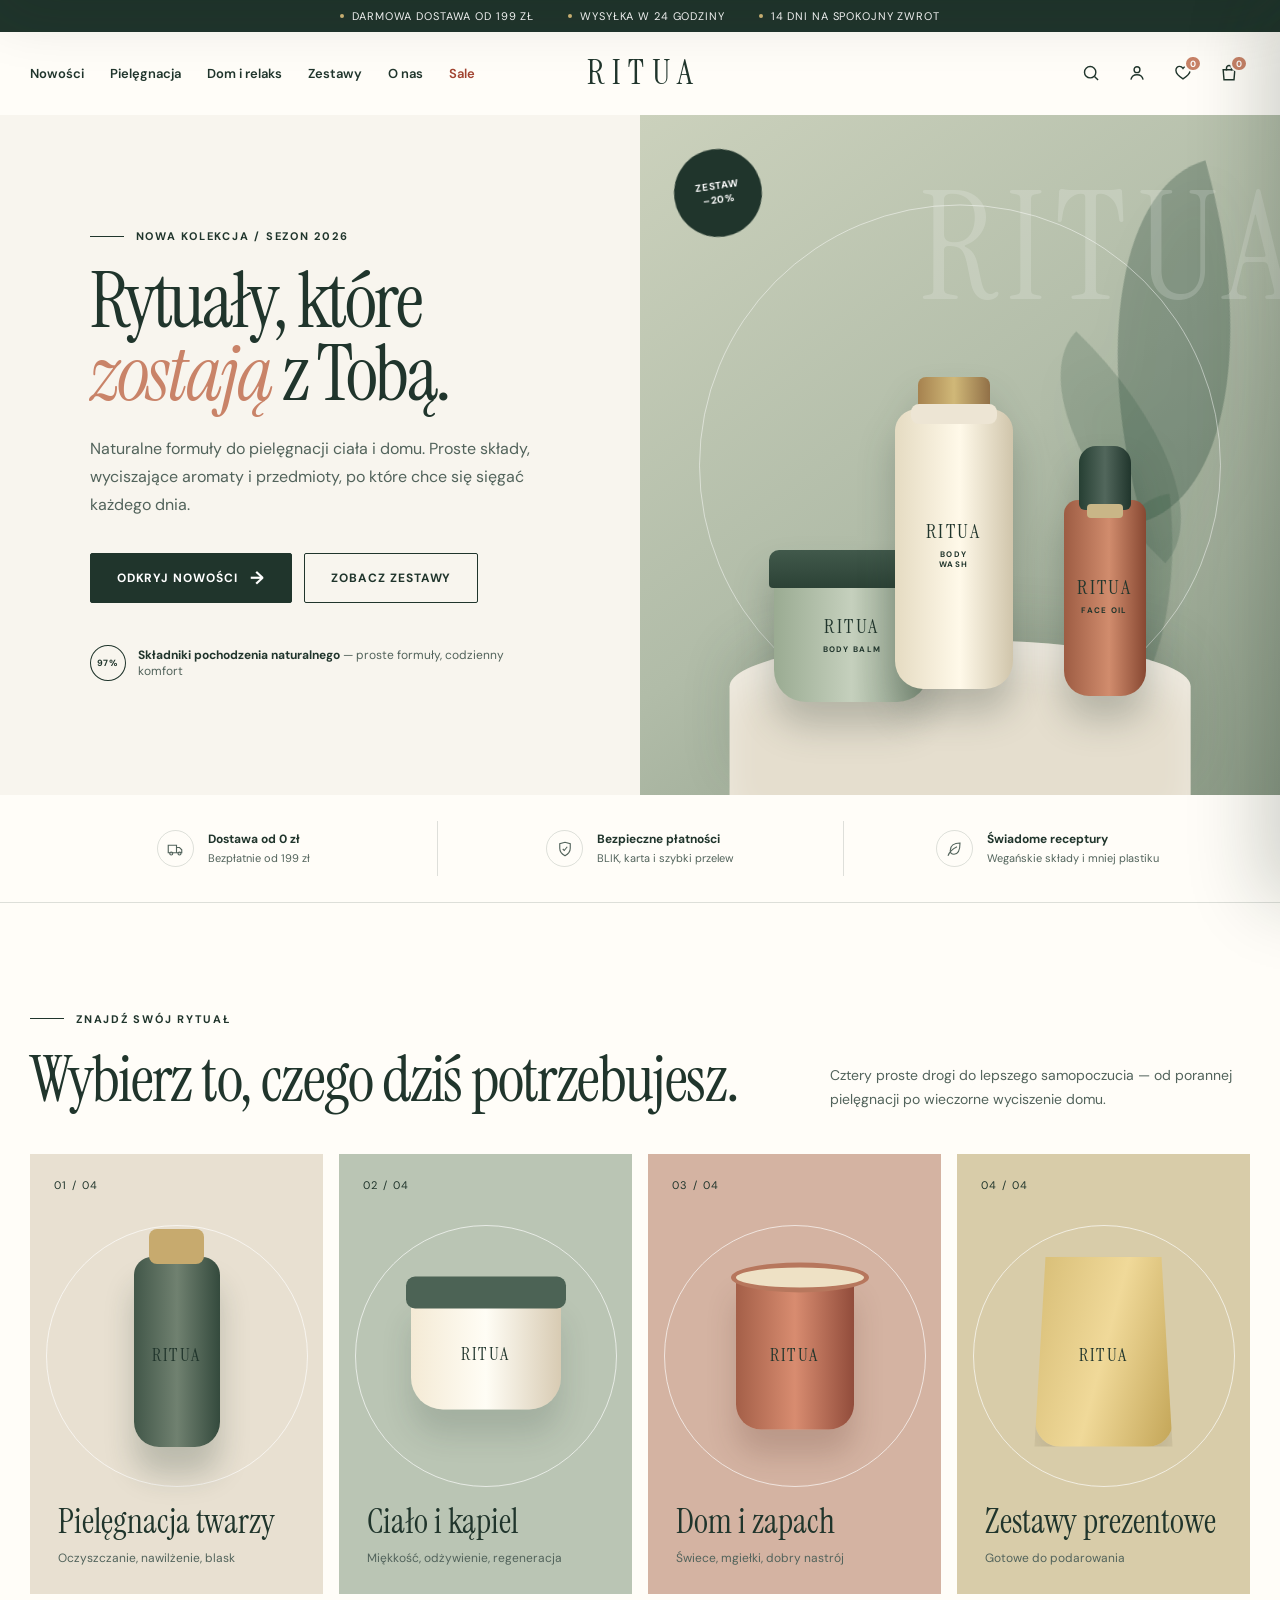
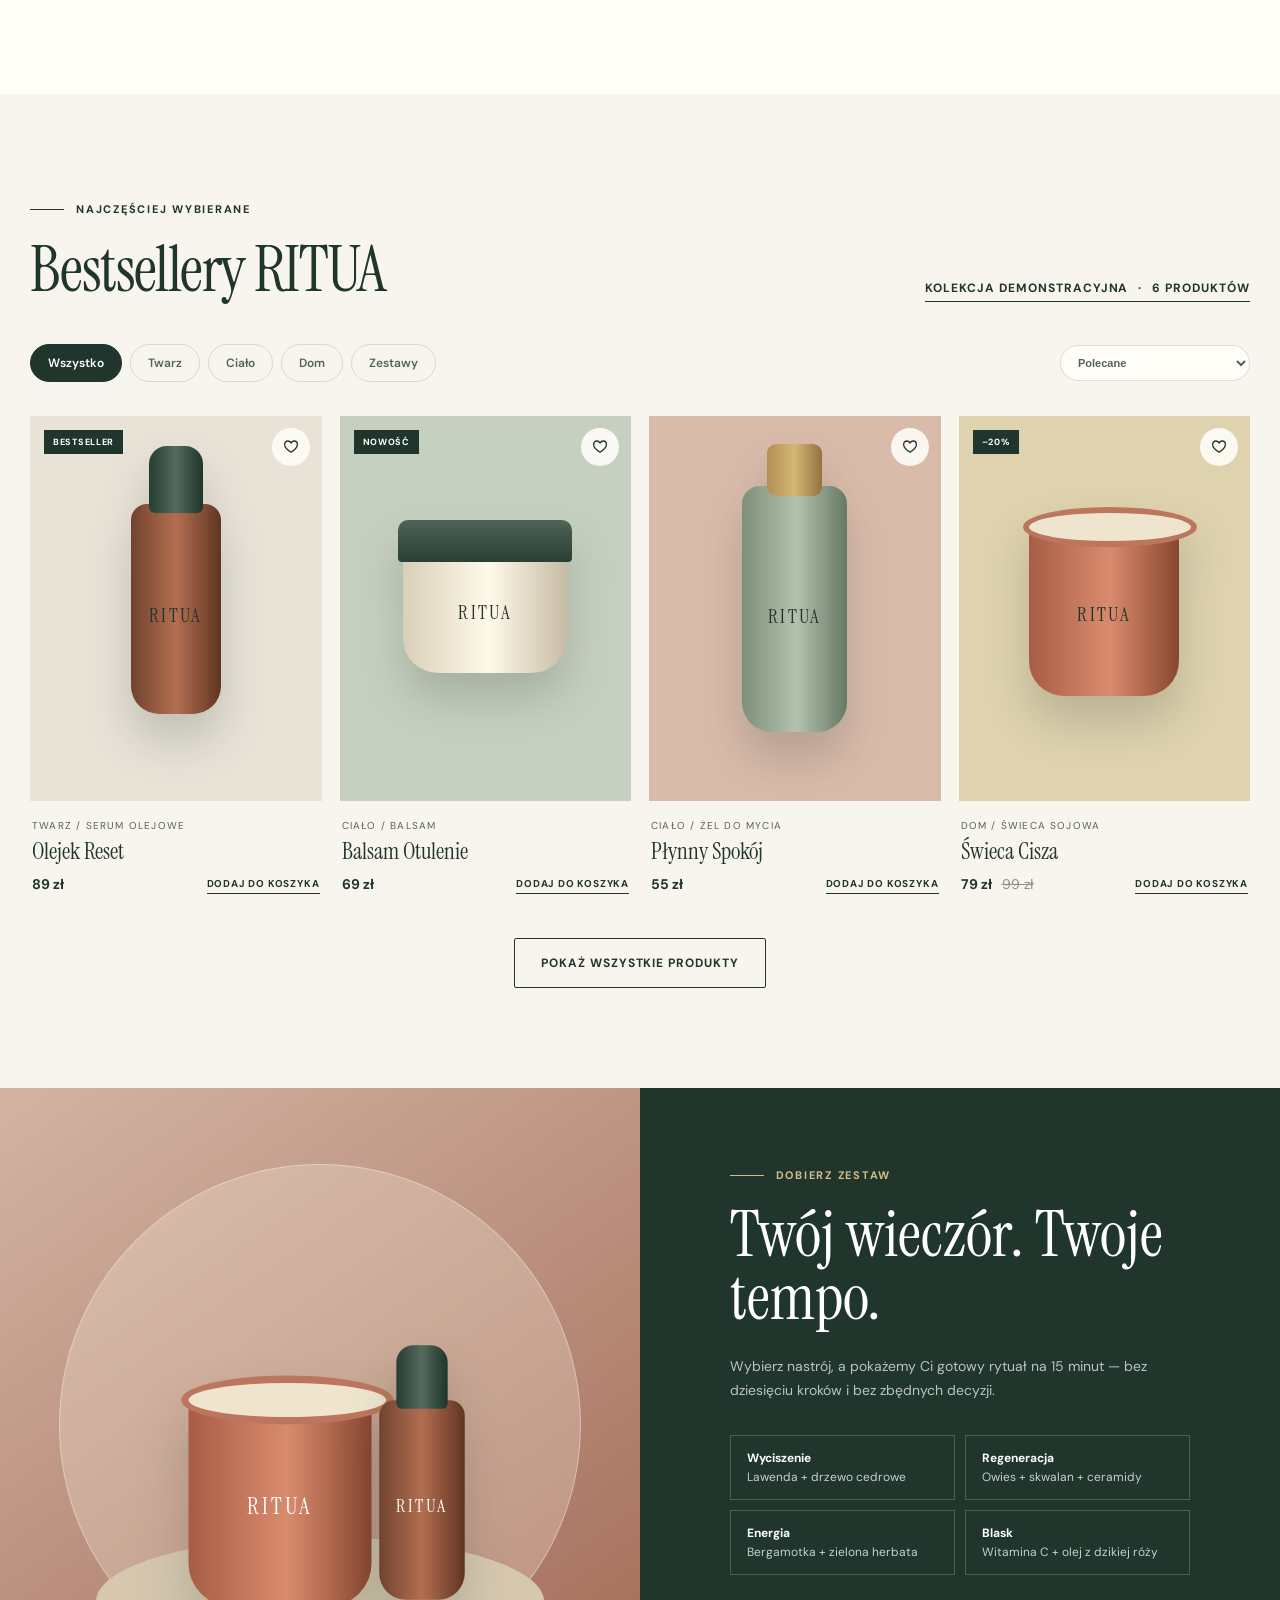
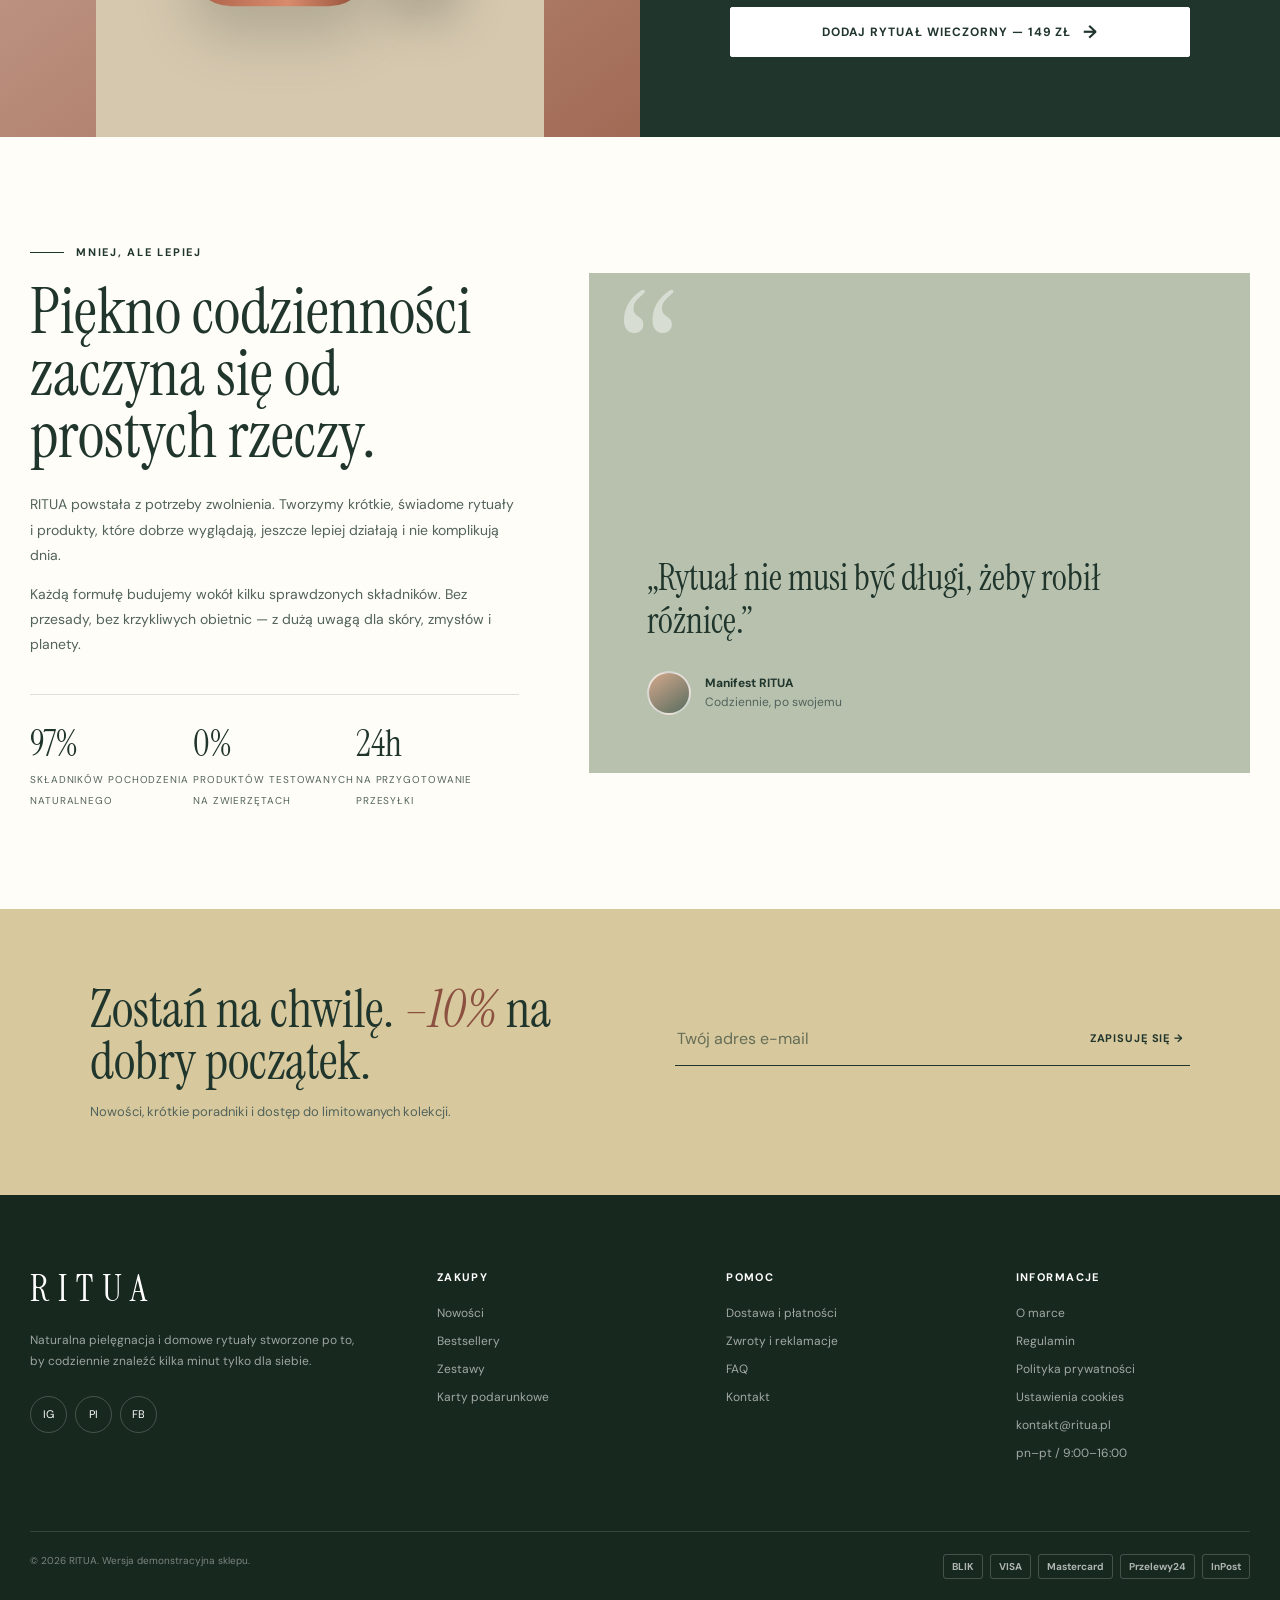
<file: ritua-shoper-demo/index.html>
<!DOCTYPE html>
<html lang="pl">
<head>
  <meta charset="utf-8">
  <meta name="viewport" content="width=device-width, initial-scale=1">
  <meta name="theme-color" content="#20352c">
  <meta name="description" content="RITUA — naturalna pielęgnacja, zapachy i codzienne rytuały dla ciała i domu.">
  <title>RITUA — Naturalna pielęgnacja i domowe rytuały</title>
  <link rel="preconnect" href="https://fonts.googleapis.com">
  <link rel="preconnect" href="https://fonts.gstatic.com" crossorigin>
  <link href="https://fonts.googleapis.com/css2?family=DM+Sans:wght@400;500;600;700&family=Instrument+Serif:ital@0;1&display=swap" rel="stylesheet">
  <style>
    :root {
      --ink: #20352c;
      --ink-soft: #52635b;
      --paper: #f8f5ee;
      --paper-2: #f0eadf;
      --cream: #fffdf8;
      --sage: #aebca5;
      --sage-dark: #71826f;
      --clay: #c98368;
      --gold: #b49659;
      --line: rgba(32, 53, 44, .15);
      --shadow: 0 18px 60px rgba(34, 49, 42, .12);
      --serif: "Instrument Serif", Georgia, serif;
      --sans: "DM Sans", Arial, sans-serif;
    }

    * { box-sizing: border-box; }
    html { scroll-behavior: smooth; }
    body {
      margin: 0;
      color: var(--ink);
      background: var(--cream);
      font-family: var(--sans);
      -webkit-font-smoothing: antialiased;
    }
    body.locked { overflow: hidden; }
    button, input { font: inherit; }
    button, a { -webkit-tap-highlight-color: transparent; }
    button { color: inherit; }
    a { color: inherit; text-decoration: none; }
    img { display: block; max-width: 100%; }
    .sr-only {
      position: absolute; width: 1px; height: 1px; padding: 0; margin: -1px;
      overflow: hidden; clip: rect(0,0,0,0); white-space: nowrap; border: 0;
    }

    .topbar {
      display: flex; justify-content: center; gap: 34px;
      padding: 9px 20px; background: var(--ink); color: #fff;
      font-size: 11px; letter-spacing: .08em; text-transform: uppercase;
    }
    .topbar span { display: inline-flex; align-items: center; gap: 8px; }
    .topbar i { width: 4px; height: 4px; border-radius: 50%; background: #d2b878; }

    .site-header {
      position: sticky; top: 0; z-index: 50;
      background: rgba(255,253,248,.94); border-bottom: 1px solid transparent;
      backdrop-filter: blur(16px); transition: border-color .2s, box-shadow .2s;
    }
    .site-header.scrolled { border-color: var(--line); box-shadow: 0 8px 30px rgba(30,47,39,.06); }
    .header-main {
      max-width: 1320px; height: 82px; margin: auto; padding: 0 30px;
      display: grid; grid-template-columns: 1fr auto 1fr; align-items: center;
    }
    .nav { display: flex; align-items: center; gap: 26px; }
    .nav a { position: relative; font-size: 13px; font-weight: 600; }
    .nav a::after {
      content: ""; position: absolute; left: 0; right: 100%; bottom: -8px;
      height: 1px; background: var(--ink); transition: right .25s ease;
    }
    .nav a:hover::after, .nav a:focus-visible::after { right: 0; }
    .nav .sale { color: #a14330; }
    .logo {
      font-family: var(--serif); font-size: 34px; letter-spacing: .24em;
      line-height: 1; padding-left: .24em;
    }
    .header-actions { display: flex; justify-content: flex-end; align-items: center; gap: 4px; }
    .icon-btn {
      position: relative; width: 42px; height: 42px; border: 0; border-radius: 50%;
      background: transparent; display: grid; place-items: center; cursor: pointer;
      transition: background .2s, transform .2s;
    }
    .icon-btn:hover { background: var(--paper-2); transform: translateY(-1px); }
    .icon-btn svg { width: 20px; height: 20px; fill: none; stroke: currentColor; stroke-width: 1.7; }
    .count-bubble {
      position: absolute; top: 3px; right: 2px; min-width: 17px; height: 17px; padding: 0 4px;
      border-radius: 20px; background: var(--clay); color: white; display: grid; place-items: center;
      border: 2px solid var(--cream); font-size: 9px; font-weight: 700;
    }
    .menu-btn { display: none; }

    .hero {
      min-height: 680px; background: var(--paper); overflow: hidden;
      display: grid; grid-template-columns: minmax(0,1fr) minmax(500px,1fr);
    }
    .hero-copy {
      display: flex; flex-direction: column; justify-content: center;
      padding: 84px clamp(34px, 7vw, 120px); position: relative; z-index: 2;
    }
    .eyebrow {
      display: inline-flex; align-items: center; gap: 12px; margin: 0 0 22px;
      font-size: 11px; font-weight: 700; letter-spacing: .16em; text-transform: uppercase;
    }
    .eyebrow::before { content:""; width: 34px; height: 1px; background: currentColor; }
    h1, h2, h3, p { margin-top: 0; }
    h1 {
      max-width: 650px; margin-bottom: 24px; font-family: var(--serif);
      font-size: clamp(58px, 6.1vw, 92px); line-height: .93; font-weight: 400; letter-spacing: -.035em;
    }
    h1 em { color: var(--clay); font-weight: 400; }
    .hero-copy > p {
      max-width: 520px; margin-bottom: 34px; color: var(--ink-soft);
      font-size: 16px; line-height: 1.75;
    }
    .button-row { display: flex; flex-wrap: wrap; gap: 12px; }
    .btn {
      min-height: 50px; padding: 0 26px; border: 1px solid var(--ink); border-radius: 2px;
      display: inline-flex; align-items: center; justify-content: center; gap: 12px;
      background: var(--ink); color: #fff; font-size: 12px; font-weight: 700;
      letter-spacing: .08em; text-transform: uppercase; cursor: pointer;
      transition: transform .2s, background .2s, color .2s, box-shadow .2s;
    }
    .btn:hover { transform: translateY(-2px); box-shadow: 0 10px 24px rgba(32,53,44,.18); }
    .btn.secondary { background: transparent; color: var(--ink); }
    .btn.secondary:hover { background: var(--ink); color: #fff; }
    .btn.light { background: #fff; color: var(--ink); border-color: #fff; }
    .btn.full { width: 100%; }
    .arrow { font-size: 18px; line-height: 0; }
    .hero-note { margin-top: 42px; display: flex; align-items: center; gap: 12px; font-size: 12px; color: var(--ink-soft); }
    .hero-note strong { color: var(--ink); }
    .quality-mark {
      width: 36px; height: 36px; display:grid; place-items:center; border:1px solid var(--ink);
      border-radius:50%; color:var(--ink); font-size:9px; font-weight:700; letter-spacing:.04em;
    }
    .avatars { display: flex; }
    .avatar {
      width: 28px; height: 28px; margin-left: -7px; border: 2px solid var(--paper);
      border-radius: 50%; background: linear-gradient(145deg, #dbc2ae, #899a83);
    }
    .avatar:first-child { margin-left: 0; background: linear-gradient(145deg, #b9c9b0, #e2c6b5); }
    .avatar:last-child { background: linear-gradient(145deg, #dccf9d, #b78571); }

    .hero-art {
      position: relative; min-height: 680px; isolation: isolate;
      background: linear-gradient(145deg, #cbd1bc 0%, #b1bca8 52%, #8c9b87 100%);
    }
    .hero-art::before {
      content:""; position: absolute; width: 520px; height: 520px; left: 50%; top: 50%;
      transform: translate(-50%,-48%); border: 1px solid rgba(255,255,255,.48); border-radius: 50%;
    }
    .hero-art::after {
      content:"RITUA"; position: absolute; right: -25px; top: 35px;
      color: rgba(255,255,255,.18); font-family: var(--serif); font-size: 150px; letter-spacing: .08em;
    }
    .leaf {
      position: absolute; width: 160px; height: 330px; right: 4%; top: 9%; z-index: -1;
      border-radius: 100% 0 100% 0; background: rgba(43,73,56,.32); transform: rotate(-16deg);
      filter: drop-shadow(0 30px 20px rgba(31,52,40,.13));
    }
    .leaf::before, .leaf::after {
      content:""; position:absolute; width: 105px; height: 225px; border-radius: 100% 0 100% 0;
      background: rgba(53,87,68,.23);
    }
    .leaf::before { right: 108px; top: 140px; transform: rotate(-30deg); }
    .leaf::after { right: 145px; top: 300px; transform: rotate(10deg); }
    .pedestal {
      position: absolute; left: 50%; bottom: 0; width: 72%; height: 155px;
      transform: translateX(-50%); border-radius: 50% 50% 0 0 / 30% 30% 0 0;
      background: #e5dece; box-shadow: inset 0 25px 35px rgba(255,255,255,.35), 0 -20px 50px rgba(45,67,54,.13);
    }
    .pack { position: absolute; z-index: 3; filter: drop-shadow(0 24px 18px rgba(31,46,38,.24)); }
    .pack .label {
      position: absolute; left: 50%; top: 48%; transform: translate(-50%,-50%);
      text-align: center; color: var(--ink); font-size: 8px; letter-spacing: .16em; font-weight: 700;
    }
    .pack .label b { display:block; margin-bottom: 5px; font-family: var(--serif); font-size: 20px; font-weight: 400; letter-spacing: .12em; }
    .hero-bottle {
      width: 118px; height: 280px; left: 49%; bottom: 106px; transform: translateX(-50%);
      border-radius: 22px 22px 28px 28px; background: linear-gradient(90deg,#e5dbc2,#fff9e9 55%,#d0c5ab);
    }
    .hero-bottle::before {
      content:""; position:absolute; width: 72px; height: 38px; left: 23px; top: -32px;
      border-radius: 8px 8px 3px 3px; background: linear-gradient(90deg,#a6824f,#d0b878,#917047);
    }
    .hero-bottle::after {
      content:""; position:absolute; width: 86px; height: 20px; left:16px; top:-5px;
      border-radius: 8px; background:#ede5d4;
    }
    .hero-jar {
      width: 155px; height: 132px; left: 21%; bottom: 93px; border-radius: 18px 18px 32px 32px;
      background: linear-gradient(90deg,#9aab92,#c5d0bd 50%,#82947e);
    }
    .hero-jar::before {
      content:""; position:absolute; width:165px; height:38px; left:-5px; top:-20px;
      border-radius:10px 10px 4px 4px; background:linear-gradient(#41594b,#2c4236);
    }
    .hero-dropper {
      width: 82px; height: 196px; right: 21%; bottom: 99px; border-radius: 14px 14px 25px 25px;
      background: linear-gradient(90deg,#9d5c43,#d18c6d 55%,#874832);
    }
    .hero-dropper::before {
      content:""; position:absolute; width:52px; height:64px; left:15px; top:-54px;
      border-radius:17px 17px 6px 6px; background:linear-gradient(90deg,#263f33,#52675c,#20352c);
    }
    .hero-dropper::after {
      content:""; position:absolute; width:36px; height:14px; left:23px; top:4px; border-radius:4px;
      background:#c9b687;
    }
    .offer-tag {
      position:absolute; left: 34px; top: 34px; z-index:4; width:88px; height:88px;
      display:grid; place-items:center; text-align:center; border-radius:50%;
      background:var(--ink); color:white; font-size:10px; font-weight:700; letter-spacing:.09em; line-height:1.4;
      text-transform:uppercase; transform:rotate(-8deg);
    }

    .benefits {
      max-width: 1280px; margin: 0 auto; padding: 26px 30px;
      display: grid; grid-template-columns: repeat(3,1fr); border-bottom: 1px solid var(--line);
    }
    .benefit { display:flex; justify-content:center; align-items:center; gap:14px; min-height:55px; font-size:12px; }
    .benefit + .benefit { border-left:1px solid var(--line); }
    .benefit strong { display:block; margin-bottom:3px; font-size:12px; }
    .benefit span { color:var(--ink-soft); font-size:11px; }
    .benefit-icon { width:37px; height:37px; display:grid; place-items:center; border:1px solid var(--line); border-radius:50%; }
    .benefit-icon svg { width:18px; height:18px; fill:none; stroke:currentColor; stroke-width:1.5; }

    .section { padding: 100px 30px; }
    .section-inner { max-width: 1280px; margin: auto; }
    .section-heading { display:flex; justify-content:space-between; align-items:end; gap:30px; margin-bottom:42px; }
    .section-heading h2 { margin:0; font-family:var(--serif); font-size:clamp(43px,5vw,66px); font-weight:400; letter-spacing:-.025em; line-height:1; }
    .section-heading p { max-width:420px; margin:0; color:var(--ink-soft); line-height:1.7; font-size:14px; }
    .text-link { display:inline-flex; align-items:center; gap:10px; border-bottom:1px solid currentColor; padding-bottom:5px; font-size:12px; font-weight:700; text-transform:uppercase; letter-spacing:.08em; }

    .category-grid { display:grid; grid-template-columns:repeat(4,1fr); gap:16px; }
    .category-card {
      position:relative; min-height:440px; overflow:hidden; padding:28px;
      display:flex; flex-direction:column; justify-content:flex-end; isolation:isolate;
      background:#e8e0d1; transition:transform .35s ease, box-shadow .35s ease;
    }
    .category-card:hover { transform:translateY(-7px); box-shadow:var(--shadow); }
    .category-card:nth-child(2) { background:#bac5b4; }
    .category-card:nth-child(3) { background:#d4b3a2; }
    .category-card:nth-child(4) { background:#d8cca9; }
    .category-card::before {
      content:""; position:absolute; width:260px; height:260px; left:50%; top:46%; transform:translate(-50%,-50%);
      border-radius:50%; border:1px solid rgba(255,255,255,.65); z-index:-1;
    }
    .category-card .number { position:absolute; top:24px; left:24px; font-size:11px; letter-spacing:.12em; }
    .category-card h3 { margin:0 0 6px; font-family:var(--serif); font-size:34px; font-weight:400; }
    .category-card p { margin:0; font-size:12px; color:var(--ink-soft); }
    .category-card .mini-pack { position:absolute; top:45%; left:50%; transform:translate(-50%,-50%); }
    .mini-pack.bottle { width:86px; height:190px; border-radius:18px 18px 25px 25px; background:linear-gradient(90deg,#425749,#708170,#344a3d); box-shadow:0 28px 30px rgba(32,53,44,.22); }
    .mini-pack.bottle::before { content:""; position:absolute; width:55px; height:35px; left:15px; top:-28px; border-radius:8px; background:#c7aa6e; }
    .mini-pack.jar { width:150px; height:115px; border-radius:12px 12px 32px 32px; background:linear-gradient(90deg,#f4ead5,#fffdf5,#d8cbb3); box-shadow:0 25px 30px rgba(32,53,44,.15); }
    .mini-pack.jar::before { content:""; position:absolute; width:160px; height:32px; left:-5px; top:-18px; border-radius:9px; background:#4c6355; }
    .mini-pack.candle { width:118px; height:155px; border-radius:3px 3px 25px 25px; background:linear-gradient(90deg,#a45f48,#d88c70,#914c3b); box-shadow:0 25px 30px rgba(85,46,35,.2); }
    .mini-pack.candle::before { content:""; position:absolute; width:128px; height:20px; left:-5px; top:-12px; border-radius:50%; background:#eee1c5; border:5px solid #b7775d; }
    .mini-pack.pouch { width:138px; height:190px; border-radius:6px 6px 26px 26px; background:linear-gradient(105deg,#d7bd76,#f0d999,#c3a557); clip-path:polygon(8% 0,92% 0,100% 100%,0 100%); box-shadow:0 25px 30px rgba(74,63,32,.18); }
    .mini-pack::after { content:"RITUA"; position:absolute; left:50%; top:52%; transform:translate(-50%,-50%); font-family:var(--serif); font-size:18px; letter-spacing:.12em; color:var(--ink); }

    .products-section { background:var(--paper); }
    .catalog-controls { display:flex; justify-content:space-between; align-items:center; gap:20px; margin-bottom:34px; }
    .filters { display:flex; gap:8px; flex-wrap:wrap; }
    .filter-btn {
      border:1px solid var(--line); background:transparent; border-radius:30px; padding:10px 17px;
      cursor:pointer; color:var(--ink-soft); font-size:12px; font-weight:600; transition:.2s;
    }
    .filter-btn:hover, .filter-btn.active { background:var(--ink); color:#fff; border-color:var(--ink); }
    .sort-select {
      min-width:190px; padding:10px 34px 10px 13px; border:1px solid var(--line); border-radius:30px;
      background:var(--cream); color:var(--ink-soft); cursor:pointer; font-size:11px; font-weight:600;
    }
    .product-grid { display:grid; grid-template-columns:repeat(4,1fr); gap:18px; }
    .product-card { position:relative; min-width:0; }
    .product-media {
      position:relative; min-height:385px; overflow:hidden; background:#e8e2d7; cursor:pointer;
      display:grid; place-items:center;
    }
    .product-media::after {
      content:"Zobacz produkt"; position:absolute; left:16px; right:16px; bottom:16px; height:45px;
      display:grid; place-items:center; background:rgba(255,253,248,.94); color:var(--ink);
      font-size:11px; font-weight:700; letter-spacing:.07em; text-transform:uppercase;
      transform:translateY(72px); transition:transform .28s ease;
    }
    .product-card:hover .product-media::after { transform:translateY(0); }
    .badge { position:absolute; left:14px; top:14px; z-index:3; padding:6px 9px; background:var(--ink); color:#fff; font-size:9px; font-weight:700; letter-spacing:.08em; text-transform:uppercase; }
    .fav-btn {
      position:absolute; right:12px; top:12px; z-index:3; width:38px; height:38px; border:0; border-radius:50%;
      background:rgba(255,253,248,.9); cursor:pointer; display:grid; place-items:center; transition:transform .2s;
    }
    .fav-btn:hover { transform:scale(1.08); }
    .fav-btn svg { width:18px; height:18px; fill:transparent; stroke:var(--ink); stroke-width:1.7; }
    .fav-btn.active svg { fill:var(--clay); stroke:var(--clay); }
    .product-packshot { position:relative; filter:drop-shadow(0 26px 22px rgba(40,54,47,.2)); transition:transform .4s ease; }
    .product-card:hover .product-packshot { transform:translateY(-8px) rotate(-1deg); }
    .product-packshot::after { content:"RITUA"; position:absolute; left:50%; top:53%; transform:translate(-50%,-50%); font-family:var(--serif); font-size:19px; letter-spacing:.13em; }
    .shape-dropper { width:90px; height:210px; border-radius:16px 16px 28px 28px; background:linear-gradient(90deg,#70432f,#b36e50 50%,#603522); }
    .shape-dropper::before { content:""; position:absolute; left:18px; top:-58px; width:54px; height:67px; border-radius:18px 18px 6px 6px; background:linear-gradient(90deg,#263e33,#56695e,#1d352a); }
    .shape-jar { width:164px; height:128px; border-radius:14px 14px 35px 35px; background:linear-gradient(90deg,#d9cfb8,#fff9ea 52%,#c7bba4); }
    .shape-jar::before { content:""; position:absolute; left:-5px; top:-25px; width:174px; height:42px; border-radius:10px 10px 4px 4px; background:linear-gradient(#506458,#293f34); }
    .shape-bottle { width:105px; height:246px; border-radius:18px 18px 30px 30px; background:linear-gradient(90deg,#7d907a,#b4c1af 52%,#657963); }
    .shape-bottle::before { content:""; position:absolute; left:25px; top:-42px; width:55px; height:52px; border-radius:9px; background:linear-gradient(90deg,#b18f55,#d3b775,#947241); }
    .shape-candle { width:150px; height:174px; border-radius:6px 6px 35px 35px; background:linear-gradient(90deg,#a75d45,#d98b6d 54%,#884630); }
    .shape-candle::before { content:""; position:absolute; left:-6px; top:-15px; width:162px; height:28px; border-radius:50%; background:#efe5cf; border:6px solid #bc765d; }
    .product-card:nth-child(2) .product-media { background:#c6d0c0; }
    .product-card:nth-child(3) .product-media { background:#d9bbaa; }
    .product-card:nth-child(4) .product-media { background:#dfd2ae; }
    .product-info { padding:18px 2px 0; }
    .product-type { margin-bottom:7px; color:var(--ink-soft); font-size:10px; text-transform:uppercase; letter-spacing:.12em; }
    .product-name { display:flex; justify-content:space-between; gap:14px; margin-bottom:9px; font-family:var(--serif); font-size:23px; line-height:1.1; }
    .stars { font-size:11px; color:var(--gold); letter-spacing:2px; }
    .review-count { color:var(--ink-soft); font-size:10px; letter-spacing:0; }
    .price-row { display:flex; justify-content:space-between; align-items:center; margin-top:10px; }
    .price { font-size:14px; font-weight:700; }
    .price del { margin-left:7px; color:#8b918d; font-weight:400; }
    .add-btn { border:0; background:transparent; border-bottom:1px solid currentColor; padding:3px 0; cursor:pointer; font-size:10px; font-weight:700; text-transform:uppercase; letter-spacing:.08em; }
    .catalog-more { display:flex; justify-content:center; margin-top:44px; }
    .catalog-more[hidden] { display:none; }

    .ritual-section { padding:0; background:var(--ink); color:#fff; }
    .ritual-grid { display:grid; grid-template-columns:1fr 1fr; min-height:590px; }
    .ritual-art { position:relative; overflow:hidden; background:linear-gradient(145deg,#d3b4a4,#a16a55); }
    .ritual-art::before {
      content:""; position:absolute; width:520px; height:520px; left:50%; top:52%; transform:translate(-50%,-50%);
      border-radius:50%; background:rgba(255,247,232,.25); border:1px solid rgba(255,255,255,.35);
    }
    .ritual-art .stone { position:absolute; left:50%; bottom:-30px; transform:translateX(-50%); width:70%; height:230px; background:#d6c8af; border-radius:50% 50% 0 0 / 28% 28% 0 0; }
    .ritual-art .shape-candle { position:absolute; left:32%; bottom:150px; transform:scale(1.22); }
    .ritual-art .shape-dropper { position:absolute; right:27%; bottom:132px; transform:scale(.95); }
    .ritual-copy { display:flex; flex-direction:column; justify-content:center; padding:80px clamp(42px,7vw,110px); }
    .ritual-copy .eyebrow { color:#d4bd86; }
    .ritual-copy h2 { max-width:560px; margin-bottom:24px; font-family:var(--serif); font-size:clamp(48px,5vw,72px); line-height:.98; font-weight:400; }
    .ritual-copy p { max-width:500px; margin-bottom:32px; color:rgba(255,255,255,.7); line-height:1.75; font-size:14px; }
    .ritual-options { display:grid; grid-template-columns:1fr 1fr; gap:10px; margin:0 0 32px; }
    .ritual-option { padding:14px 16px; border:1px solid rgba(255,255,255,.2); color:rgba(255,255,255,.76); font-size:12px; }
    .ritual-option b { display:block; margin-bottom:3px; color:#fff; }

    .story-grid { display:grid; grid-template-columns:.85fr 1.15fr; gap:70px; align-items:center; }
    .story-copy h2 { margin-bottom:25px; font-family:var(--serif); font-size:clamp(50px,5vw,74px); line-height:.97; font-weight:400; }
    .story-copy p { max-width:520px; color:var(--ink-soft); line-height:1.8; font-size:14px; }
    .story-numbers { display:grid; grid-template-columns:repeat(3,1fr); margin-top:36px; padding-top:25px; border-top:1px solid var(--line); }
    .story-number strong { display:block; font-family:var(--serif); font-size:36px; font-weight:400; }
    .story-number span { color:var(--ink-soft); font-size:10px; text-transform:uppercase; letter-spacing:.09em; }
    .quote-card { position:relative; min-height:500px; padding:58px; display:flex; flex-direction:column; justify-content:flex-end; background:#b7c1ae; overflow:hidden; }
    .quote-card::before { content:"“"; position:absolute; top:8px; left:38px; color:rgba(255,255,255,.45); font-family:var(--serif); font-size:190px; line-height:1; }
    .quote-card blockquote { position:relative; max-width:610px; margin:0 0 28px; font-family:var(--serif); font-size:36px; line-height:1.2; }
    .quote-author { display:flex; align-items:center; gap:14px; font-size:12px; }
    .quote-author .photo { width:44px; height:44px; border-radius:50%; background:linear-gradient(145deg,#d5a98d,#576c5e); border:2px solid rgba(255,255,255,.7); }
    .quote-author strong { display:block; margin-bottom:3px; }
    .quote-author span { color:var(--ink-soft); }

    .newsletter { padding:75px 30px; background:#d7c99d; }
    .newsletter-inner { max-width:1100px; margin:auto; display:grid; grid-template-columns:1fr 1fr; align-items:center; gap:70px; }
    .newsletter h2 { margin:0; font-family:var(--serif); font-size:52px; font-weight:400; line-height:1; }
    .newsletter h2 em { font-weight:400; color:#8b503f; }
    .newsletter p { margin:15px 0 0; font-size:13px; color:var(--ink-soft); }
    .newsletter-form { display:flex; border-bottom:1px solid var(--ink); }
    .newsletter-form input { flex:1; min-width:0; height:54px; border:0; outline:0; background:transparent; color:var(--ink); }
    .newsletter-form input::placeholder { color:rgba(32,53,44,.62); }
    .newsletter-form button { border:0; background:transparent; cursor:pointer; font-size:11px; font-weight:700; letter-spacing:.08em; text-transform:uppercase; }
    .form-note { min-height:18px; margin-top:8px; font-size:11px; }

    footer { background:#17281f; color:#fff; padding:75px 30px 24px; }
    .footer-inner { max-width:1280px; margin:auto; }
    .footer-grid { display:grid; grid-template-columns:1.5fr repeat(3,1fr); gap:55px; padding-bottom:58px; }
    .footer-brand .logo { display:inline-block; padding:0; margin-bottom:23px; font-size:37px; }
    .footer-brand p { max-width:340px; color:rgba(255,255,255,.58); line-height:1.75; font-size:12px; }
    .socials { display:flex; gap:8px; margin-top:24px; }
    .socials a { width:37px; height:37px; display:grid; place-items:center; border:1px solid rgba(255,255,255,.2); border-radius:50%; font-size:11px; transition:.2s; }
    .socials a:hover { background:#fff; color:var(--ink); }
    .footer-col h3 { margin-bottom:21px; font-size:11px; letter-spacing:.13em; text-transform:uppercase; }
    .footer-col a { display:block; margin:12px 0; color:rgba(255,255,255,.6); font-size:12px; transition:color .2s; }
    .footer-col a:hover { color:#fff; }
    .contact-line { display:block; margin:12px 0; color:rgba(255,255,255,.6); font-size:12px; }
    .footer-bottom { display:flex; justify-content:space-between; gap:20px; padding-top:22px; border-top:1px solid rgba(255,255,255,.13); color:rgba(255,255,255,.43); font-size:10px; }
    .payments { display:flex; gap:7px; }
    .payment { padding:5px 8px; border:1px solid rgba(255,255,255,.2); border-radius:3px; color:rgba(255,255,255,.65); font-weight:700; }

    .overlay { position:fixed; inset:0; z-index:80; background:rgba(18,32,25,.48); opacity:0; visibility:hidden; transition:.25s; }
    .overlay.open { opacity:1; visibility:visible; }
    .drawer {
      position:fixed; top:0; right:0; bottom:0; z-index:90; width:min(460px,100%); padding:28px;
      background:var(--cream); transform:translateX(100%); transition:transform .35s cubic-bezier(.22,.75,.25,1);
      display:flex; flex-direction:column; box-shadow:-20px 0 70px rgba(20,34,27,.2);
    }
    .drawer.open { transform:translateX(0); }
    .drawer-head { display:flex; justify-content:space-between; align-items:center; padding-bottom:20px; border-bottom:1px solid var(--line); }
    .drawer-head h2 { margin:0; font-family:var(--serif); font-size:34px; font-weight:400; }
    .close-btn { width:40px; height:40px; border:0; background:transparent; font-size:26px; cursor:pointer; }
    .shipping-progress { padding:18px 0; font-size:11px; color:var(--ink-soft); }
    .progress { height:4px; margin-top:10px; background:#dedbd2; overflow:hidden; }
    .progress span { display:block; height:100%; width:65%; background:var(--sage-dark); transition:width .3s; }
    .cart-items { flex:1; overflow:auto; border-top:1px solid var(--line); }
    .cart-empty { padding:55px 10px; text-align:center; color:var(--ink-soft); }
    .cart-item { display:grid; grid-template-columns:82px 1fr auto; gap:14px; padding:18px 0; border-bottom:1px solid var(--line); }
    .cart-thumb { min-height:95px; display:grid; place-items:center; background:var(--paper-2); overflow:hidden; }
    .cart-thumb .product-packshot { transform:scale(.35); }
    .cart-item h3 { margin:5px 0 6px; font-family:var(--serif); font-size:20px; font-weight:400; }
    .cart-item p { margin:0; color:var(--ink-soft); font-size:10px; }
    .qty { display:flex; align-items:center; width:max-content; margin-top:12px; border:1px solid var(--line); }
    .qty button { width:28px; height:27px; border:0; background:transparent; cursor:pointer; }
    .qty span { width:25px; text-align:center; font-size:11px; }
    .cart-price { font-size:12px; font-weight:700; }
    .remove { margin-top:16px; border:0; background:transparent; color:var(--ink-soft); text-decoration:underline; cursor:pointer; font-size:9px; }
    .cart-foot { padding-top:20px; border-top:1px solid var(--line); }
    .total-row { display:flex; justify-content:space-between; margin-bottom:18px; font-size:13px; }
    .total-row strong { font-size:17px; }
    .cart-foot small { display:block; margin-top:12px; color:var(--ink-soft); text-align:center; line-height:1.5; }

    .search-panel {
      position:fixed; left:0; right:0; top:0; z-index:100; padding:25px 30px 38px;
      background:var(--cream); transform:translateY(-105%); transition:transform .35s cubic-bezier(.22,.75,.25,1);
      box-shadow:0 20px 60px rgba(20,34,27,.16);
    }
    .search-panel.open { transform:translateY(0); }
    .search-inner { max-width:900px; margin:auto; }
    .search-top { display:flex; justify-content:space-between; align-items:center; margin-bottom:18px; }
    .search-top strong { font-size:11px; letter-spacing:.1em; text-transform:uppercase; }
    .search-box { display:flex; border-bottom:1px solid var(--ink); }
    .search-box input { flex:1; height:64px; border:0; outline:0; background:transparent; font-family:var(--serif); font-size:34px; }
    .search-box button { border:0; background:transparent; cursor:pointer; }
    .search-results { display:grid; grid-template-columns:repeat(4,1fr); gap:10px; margin-top:18px; }
    .search-result { padding:12px; background:var(--paper); cursor:pointer; border:1px solid transparent; }
    .search-result:hover { border-color:var(--line); }
    .search-result strong { display:block; margin-bottom:4px; font-family:var(--serif); font-size:18px; }
    .search-result span { color:var(--ink-soft); font-size:10px; }
    .search-empty { grid-column:1/-1; color:var(--ink-soft); font-size:12px; }

    .modal {
      position:fixed; left:50%; top:50%; z-index:95; width:min(850px,calc(100% - 30px)); max-height:90vh; overflow:auto;
      transform:translate(-50%,-46%) scale(.97); opacity:0; visibility:hidden; background:var(--cream); box-shadow:var(--shadow);
      transition:.25s;
    }
    .modal.open { transform:translate(-50%,-50%) scale(1); opacity:1; visibility:visible; }
    .modal-grid { display:grid; grid-template-columns:1fr 1fr; min-height:520px; }
    .modal-visual { display:grid; place-items:center; background:#c3ccbb; overflow:hidden; }
    .modal-visual .product-packshot { transform:scale(1.25); }
    .modal-copy { position:relative; padding:55px 45px; }
    .modal-copy .close-btn { position:absolute; top:10px; right:10px; }
    .modal-copy h2 { margin:9px 0 12px; font-family:var(--serif); font-size:45px; font-weight:400; line-height:1; }
    .modal-copy > p { margin:22px 0; color:var(--ink-soft); font-size:13px; line-height:1.75; }
    .modal-points { margin:0 0 26px; padding:0; list-style:none; }
    .modal-points li { padding:9px 0; border-bottom:1px solid var(--line); font-size:12px; }
    .modal-points li::before { content:"✓"; margin-right:9px; color:var(--sage-dark); }
    .modal-add { margin-top:22px; }
    .info-modal { width:min(680px,calc(100% - 30px)); }
    .info-modal .modal-copy { padding:58px 54px 52px; }
    .info-modal h2 { max-width:540px; }
    .info-modal .info-content { color:var(--ink-soft); font-size:13px; line-height:1.75; }
    .info-modal .info-content p { margin:0 0 15px; }
    .info-list { margin:20px 0 0; padding:0; list-style:none; border-top:1px solid var(--line); }
    .info-list li { display:flex; justify-content:space-between; gap:24px; padding:12px 0; border-bottom:1px solid var(--line); }
    .info-list strong { color:var(--ink); font-size:11px; text-transform:uppercase; letter-spacing:.07em; }

    .mobile-nav {
      position:fixed; inset:0 14% 0 0; z-index:100; padding:28px; background:var(--cream);
      transform:translateX(-110%); transition:transform .35s; box-shadow:20px 0 60px rgba(20,34,27,.18);
    }
    .mobile-nav.open { transform:translateX(0); }
    .mobile-nav-head { display:flex; justify-content:space-between; align-items:center; margin-bottom:40px; }
    .mobile-nav-links a { display:block; padding:16px 0; border-bottom:1px solid var(--line); font-family:var(--serif); font-size:28px; }
    .mobile-nav-meta { margin-top:35px; color:var(--ink-soft); font-size:11px; line-height:1.9; }

    .toast {
      position:fixed; left:50%; bottom:24px; z-index:120; transform:translate(-50%,30px); opacity:0;
      padding:14px 20px; background:var(--ink); color:#fff; box-shadow:var(--shadow);
      font-size:11px; font-weight:600; pointer-events:none; transition:.3s;
    }
    .toast.show { transform:translate(-50%,0); opacity:1; }

    @media (max-width: 1100px) {
      .nav { gap:16px; }
      .nav a:nth-last-child(-n+2) { display:none; }
      .hero { grid-template-columns:1fr 1fr; }
      .hero-copy { padding:70px 45px; }
      .product-grid { grid-template-columns:repeat(2,1fr); row-gap:42px; }
      .category-grid { grid-template-columns:repeat(2,1fr); }
      .category-card { min-height:390px; }
    }
    @media (max-width: 780px) {
      .topbar { gap:0; justify-content:center; }
      .topbar span:not(:first-child) { display:none; }
      .site-header { top:0; }
      .header-main { height:68px; padding:0 17px; grid-template-columns:1fr auto 1fr; }
      .nav { display:none; }
      .menu-btn { display:grid; justify-self:start; }
      .account-btn, .fav-header-btn { display:none; }
      .logo { font-size:29px; }
      .header-actions { gap:0; }
      .hero { display:block; min-height:0; }
      .hero-copy { padding:66px 24px 55px; }
      h1 { font-size:59px; }
      .hero-art { min-height:510px; }
      .hero-art::before { width:390px; height:390px; }
      .hero-art::after { font-size:92px; top:35px; }
      .hero-bottle { transform:translateX(-50%) scale(.88); transform-origin:bottom; }
      .hero-jar { left:13%; transform:scale(.82); transform-origin:bottom left; }
      .hero-dropper { right:14%; transform:scale(.85); transform-origin:bottom right; }
      .benefits { grid-template-columns:1fr; padding:12px 24px; }
      .benefit { justify-content:flex-start; padding:14px 0; }
      .benefit + .benefit { border-left:0; border-top:1px solid var(--line); }
      .section { padding:72px 20px; }
      .section-heading { display:block; }
      .section-heading h2 { margin-bottom:16px; }
      .category-grid { grid-template-columns:1fr 1fr; gap:10px; }
      .category-card { min-height:330px; padding:19px; }
      .category-card h3 { font-size:27px; }
      .category-card::before { width:200px; height:200px; }
      .category-card .mini-pack { transform:translate(-50%,-50%) scale(.75); }
      .product-grid { gap:10px; row-gap:38px; }
      .product-media { min-height:310px; }
      .product-packshot { transform:scale(.82); }
      .product-card:hover .product-packshot { transform:scale(.82) translateY(-6px); }
      .product-name { display:block; font-size:21px; }
      .catalog-controls { align-items:flex-start; flex-direction:column; }
      .sort-select { width:100%; }
      .price-row { align-items:flex-start; flex-direction:column; gap:10px; }
      .ritual-grid { grid-template-columns:1fr; }
      .ritual-art { min-height:450px; }
      .ritual-copy { padding:65px 25px; }
      .story-grid { grid-template-columns:1fr; gap:45px; }
      .quote-card { min-height:430px; padding:40px 28px; }
      .quote-card blockquote { font-size:29px; }
      .newsletter-inner { grid-template-columns:1fr; gap:30px; }
      .newsletter h2 { font-size:44px; }
      .footer-grid { grid-template-columns:1fr 1fr; }
      .footer-brand { grid-column:1/-1; }
      .footer-bottom { flex-direction:column; }
      .search-results { grid-template-columns:1fr 1fr; }
      .modal-grid { grid-template-columns:1fr; }
      .modal-visual { min-height:320px; }
      .modal-copy { padding:40px 26px; }
      .info-modal .modal-copy { padding:44px 28px 38px; }
    }
    @media (max-width: 470px) {
      .hero-copy { padding-top:55px; }
      h1 { font-size:49px; }
      .button-row .btn { width:100%; }
      .hero-art { min-height:455px; }
      .hero-art::before { width:330px; height:330px; }
      .hero-jar { left:5%; }
      .hero-dropper { right:7%; }
      .offer-tag { width:72px; height:72px; top:20px; left:20px; font-size:8px; }
      .category-grid { grid-template-columns:1fr; }
      .category-card { min-height:370px; }
      .product-grid { grid-template-columns:1fr; gap:45px; }
      .product-media { min-height:410px; }
      .product-packshot { transform:scale(1); }
      .ritual-options { grid-template-columns:1fr; }
      .story-numbers { grid-template-columns:1fr 1fr; gap:20px; }
      .footer-grid { grid-template-columns:1fr; }
      .footer-brand { grid-column:auto; }
      .search-results { grid-template-columns:1fr; max-height:250px; overflow:auto; }
      .search-box input { font-size:27px; }
      .payments { flex-wrap:wrap; }
    }
    @media (prefers-reduced-motion: reduce) {
      *, *::before, *::after { scroll-behavior:auto !important; transition-duration:.01ms !important; animation-duration:.01ms !important; }
    }
  </style>
</head>
<body>
  <section class="topbar" aria-label="Informacje o dostawie">
    <span><i></i>Darmowa dostawa od 199 zł</span>
    <span><i></i>Wysyłka w 24 godziny</span>
    <span><i></i>14 dni na spokojny zwrot</span>
  </section>

  <header class="site-header" id="header">
    <div class="header-main">
      <button type="button" class="icon-btn menu-btn" id="menuOpen" aria-label="Otwórz menu">
        <svg viewBox="0 0 24 24"><path d="M3 7h18M3 12h18M3 17h18"/></svg>
      </button>
      <nav class="nav" aria-label="Główna nawigacja">
        <a href="#nowosci">Nowości</a>
        <a href="#kategorie">Pielęgnacja</a>
        <a href="#kategorie">Dom i relaks</a>
        <a href="#zestawy">Zestawy</a>
        <a href="#o-nas">O nas</a>
        <a class="sale" href="#nowosci">Sale</a>
      </nav>
      <a class="logo" href="#" aria-label="RITUA — strona główna">RITUA</a>
      <div class="header-actions">
        <button type="button" class="icon-btn" id="searchOpen" aria-label="Szukaj">
          <svg viewBox="0 0 24 24"><circle cx="11" cy="11" r="6.8"/><path d="m16.2 16.2 4.3 4.3"/></svg>
        </button>
        <button type="button" class="icon-btn account-btn" aria-label="Moje konto" data-toast="Panel klienta będzie dostępny po wdrożeniu w Shoper">
          <svg viewBox="0 0 24 24"><circle cx="12" cy="8" r="3.5"/><path d="M4.7 20c.7-4 3.2-6 7.3-6s6.6 2 7.3 6"/></svg>
        </button>
        <button type="button" class="icon-btn fav-header-btn" aria-label="Ulubione" data-toast="Zapisane produkty są oznaczone sercem">
          <svg viewBox="0 0 24 24"><path d="M20.5 8.7c0 5-8.5 10.3-8.5 10.3S3.5 13.7 3.5 8.7C3.5 5.9 5.3 4 7.8 4c1.7 0 3.3 1 4.2 2.5C12.9 5 14.5 4 16.2 4c2.5 0 4.3 1.9 4.3 4.7Z"/></svg>
          <span class="count-bubble" id="favCount" hidden>0</span>
        </button>
        <button type="button" class="icon-btn" id="cartOpen" aria-label="Koszyk">
          <svg viewBox="0 0 24 24"><path d="M5 8h14l-1 12H6L5 8Z"/><path d="M9 9V6a3 3 0 0 1 6 0v3"/></svg>
          <span class="count-bubble" id="cartCount">0</span>
        </button>
      </div>
    </div>
  </header>

  <main>
    <section class="hero" aria-labelledby="hero-title">
      <div class="hero-copy">
        <div class="eyebrow">Nowa kolekcja / sezon 2026</div>
        <h1 id="hero-title">Rytuały, które <em>zostają</em> z Tobą.</h1>
        <p>Naturalne formuły do pielęgnacji ciała i domu. Proste składy, wyciszające aromaty i przedmioty, po które chce się sięgać każdego dnia.</p>
        <div class="button-row">
          <a class="btn" href="#nowosci">Odkryj nowości <span class="arrow">→</span></a>
          <a class="btn secondary" href="#zestawy">Zobacz zestawy</a>
        </div>
        <div class="hero-note">
          <span class="quality-mark" aria-hidden="true">97%</span>
          <span><strong>Składniki pochodzenia naturalnego</strong> — proste formuły, codzienny komfort</span>
        </div>
      </div>
      <div class="hero-art" role="img" aria-label="Kolekcja kosmetyków RITUA">
        <div class="offer-tag">Zestaw<br>–20%</div>
        <div class="leaf"></div>
        <div class="pedestal"></div>
        <div class="pack hero-jar"><span class="label"><b>RITUA</b>BODY BALM</span></div>
        <div class="pack hero-bottle"><span class="label"><b>RITUA</b>BODY WASH</span></div>
        <div class="pack hero-dropper"><span class="label"><b>RITUA</b>FACE OIL</span></div>
      </div>
    </section>

    <section class="benefits" aria-label="Korzyści zakupów">
      <div class="benefit">
        <span class="benefit-icon"><svg viewBox="0 0 24 24"><path d="M3 7h11v10H3zM14 10h4l3 3v4h-7z"/><circle cx="7" cy="18" r="2"/><circle cx="18" cy="18" r="2"/></svg></span>
        <div><strong>Dostawa od 0 zł</strong><span>Bezpłatnie od 199 zł</span></div>
      </div>
      <div class="benefit">
        <span class="benefit-icon"><svg viewBox="0 0 24 24"><path d="M12 21s7-3.7 7-10V5l-7-2-7 2v6c0 6.3 7 10 7 10Z"/><path d="m9 12 2 2 4-5"/></svg></span>
        <div><strong>Bezpieczne płatności</strong><span>BLIK, karta i szybki przelew</span></div>
      </div>
      <div class="benefit">
        <span class="benefit-icon"><svg viewBox="0 0 24 24"><path d="M20 4c-8 0-13 4-13 10 0 3 2 5 5 5 6 0 8-7 8-15Z"/><path d="M4 21c2-6 6-9 12-12"/></svg></span>
        <div><strong>Świadome receptury</strong><span>Wegańskie składy i mniej plastiku</span></div>
      </div>
    </section>

    <section class="section" id="kategorie">
      <div class="section-inner">
        <div class="section-heading">
          <div><div class="eyebrow">Znajdź swój rytuał</div><h2>Wybierz to, czego dziś potrzebujesz.</h2></div>
          <p>Cztery proste drogi do lepszego samopoczucia — od porannej pielęgnacji po wieczorne wyciszenie domu.</p>
        </div>
        <div class="category-grid">
          <a class="category-card" href="#nowosci" data-filter-link="twarz">
            <span class="number">01 / 04</span><div class="mini-pack bottle"></div>
            <h3>Pielęgnacja twarzy</h3><p>Oczyszczanie, nawilżenie, blask</p>
          </a>
          <a class="category-card" href="#nowosci" data-filter-link="ciało">
            <span class="number">02 / 04</span><div class="mini-pack jar"></div>
            <h3>Ciało i kąpiel</h3><p>Miękkość, odżywienie, regeneracja</p>
          </a>
          <a class="category-card" href="#nowosci" data-filter-link="dom">
            <span class="number">03 / 04</span><div class="mini-pack candle"></div>
            <h3>Dom i zapach</h3><p>Świece, mgiełki, dobry nastrój</p>
          </a>
          <a class="category-card" href="#zestawy" data-filter-link="zestaw">
            <span class="number">04 / 04</span><div class="mini-pack pouch"></div>
            <h3>Zestawy prezentowe</h3><p>Gotowe do podarowania</p>
          </a>
        </div>
      </div>
    </section>

    <section class="section products-section" id="nowosci">
      <div class="section-inner">
        <div class="section-heading">
          <div><div class="eyebrow">Najczęściej wybierane</div><h2>Bestsellery RITUA</h2></div>
          <span class="text-link">Kolekcja demonstracyjna <span>·</span> 6 produktów</span>
        </div>
        <div class="catalog-controls">
          <div class="filters" role="group" aria-label="Filtry produktów">
            <button type="button" class="filter-btn active" data-filter="all">Wszystko</button>
            <button type="button" class="filter-btn" data-filter="twarz">Twarz</button>
            <button type="button" class="filter-btn" data-filter="ciało">Ciało</button>
            <button type="button" class="filter-btn" data-filter="dom">Dom</button>
            <button type="button" class="filter-btn" data-filter="zestaw">Zestawy</button>
          </div>
          <label class="sr-only" for="sortProducts">Sortuj produkty</label>
          <select class="sort-select" id="sortProducts">
            <option value="featured">Polecane</option>
            <option value="price-asc">Cena: od najniższej</option>
            <option value="price-desc">Cena: od najwyższej</option>
            <option value="name">Nazwa: A–Z</option>
          </select>
        </div>
        <div class="product-grid" id="productGrid"></div>
        <div class="catalog-more" id="catalogMore"><button type="button" class="btn secondary" id="catalogToggle">Pokaż wszystkie produkty</button></div>
      </div>
    </section>

    <section class="ritual-section" id="zestawy">
      <div class="ritual-grid">
        <div class="ritual-art" aria-hidden="true"><div class="stone"></div><div class="product-packshot shape-candle"></div><div class="product-packshot shape-dropper"></div></div>
        <div class="ritual-copy">
          <div class="eyebrow">Dobierz zestaw</div>
          <h2>Twój wieczór. Twoje tempo.</h2>
          <p>Wybierz nastrój, a pokażemy Ci gotowy rytuał na 15 minut — bez dziesięciu kroków i bez zbędnych decyzji.</p>
          <div class="ritual-options">
            <div class="ritual-option"><b>Wyciszenie</b>Lawenda + drzewo cedrowe</div>
            <div class="ritual-option"><b>Regeneracja</b>Owies + skwalan + ceramidy</div>
            <div class="ritual-option"><b>Energia</b>Bergamotka + zielona herbata</div>
            <div class="ritual-option"><b>Blask</b>Witamina C + olej z dzikiej róży</div>
          </div>
          <button type="button" class="btn light" id="ritualAdd">Dodaj rytuał wieczorny — 149 zł <span class="arrow">→</span></button>
        </div>
      </div>
    </section>

    <section class="section" id="o-nas">
      <div class="section-inner story-grid">
        <div class="story-copy">
          <div class="eyebrow">Mniej, ale lepiej</div>
          <h2>Piękno codzienności zaczyna się od prostych rzeczy.</h2>
          <p>RITUA powstała z potrzeby zwolnienia. Tworzymy krótkie, świadome rytuały i produkty, które dobrze wyglądają, jeszcze lepiej działają i nie komplikują dnia.</p>
          <p>Każdą formułę budujemy wokół kilku sprawdzonych składników. Bez przesady, bez krzykliwych obietnic — z dużą uwagą dla skóry, zmysłów i planety.</p>
          <div class="story-numbers">
            <div class="story-number"><strong>97%</strong><span>składników pochodzenia naturalnego</span></div>
            <div class="story-number"><strong>0%</strong><span>produktów testowanych na zwierzętach</span></div>
            <div class="story-number"><strong>24h</strong><span>na przygotowanie przesyłki</span></div>
          </div>
        </div>
        <div class="quote-card">
          <blockquote>„Rytuał nie musi być długi, żeby robił różnicę.”</blockquote>
          <div class="quote-author"><span class="photo"></span><div><strong>Manifest RITUA</strong><span>Codziennie, po swojemu</span></div></div>
        </div>
      </div>
    </section>

    <section class="newsletter">
      <div class="newsletter-inner">
        <div><h2>Zostań na chwilę. <em>–10%</em> na dobry początek.</h2><p>Nowości, krótkie poradniki i dostęp do limitowanych kolekcji.</p></div>
        <div>
          <form class="newsletter-form" id="newsletterForm" novalidate>
            <label class="sr-only" for="newsletterEmail">Adres e-mail</label>
            <input id="newsletterEmail" type="email" placeholder="Twój adres e-mail" autocomplete="email" required>
            <button type="submit">Zapisuję się →</button>
          </form>
          <div class="form-note" id="newsletterNote" aria-live="polite"></div>
        </div>
      </div>
    </section>
  </main>

  <footer>
    <div class="footer-inner">
      <div class="footer-grid">
        <div class="footer-brand">
          <a class="logo" href="#">RITUA</a>
          <p>Naturalna pielęgnacja i domowe rytuały stworzone po to, by codziennie znaleźć kilka minut tylko dla siebie.</p>
          <div class="socials"><a href="#" aria-label="Instagram" data-toast="Profil Instagram zostanie połączony podczas wdrożenia marki">IG</a><a href="#" aria-label="Pinterest" data-toast="Profil Pinterest zostanie połączony podczas wdrożenia marki">PI</a><a href="#" aria-label="Facebook" data-toast="Profil Facebook zostanie połączony podczas wdrożenia marki">FB</a></div>
        </div>
        <div class="footer-col">
          <h3>Zakupy</h3><a href="#nowosci">Nowości</a><a href="#nowosci">Bestsellery</a><a href="#zestawy">Zestawy</a><a href="#" data-info="gift">Karty podarunkowe</a>
        </div>
        <div class="footer-col">
          <h3>Pomoc</h3><a href="#" data-info="delivery">Dostawa i płatności</a><a href="#" data-info="returns">Zwroty i reklamacje</a><a href="#" data-info="faq">FAQ</a><a href="mailto:kontakt@ritua.pl">Kontakt</a>
        </div>
        <div class="footer-col">
          <h3>Informacje</h3><a href="#o-nas">O marce</a><a href="#" data-info="terms">Regulamin</a><a href="#" data-info="privacy">Polityka prywatności</a><a href="#" data-info="cookies">Ustawienia cookies</a><span class="contact-line">kontakt@ritua.pl</span><span class="contact-line">pn–pt / 9:00–16:00</span>
        </div>
      </div>
      <div class="footer-bottom">
        <span>© 2026 RITUA. Wersja demonstracyjna sklepu.</span>
        <div class="payments" role="group" aria-label="Metody płatności"><span class="payment">BLIK</span><span class="payment">VISA</span><span class="payment">Mastercard</span><span class="payment">Przelewy24</span><span class="payment">InPost</span></div>
      </div>
    </div>
  </footer>

  <div class="overlay" id="overlay"></div>

  <aside class="drawer" id="cartDrawer" aria-hidden="true" aria-labelledby="cartTitle" inert>
    <div class="drawer-head"><h2 id="cartTitle">Twój koszyk</h2><button type="button" class="close-btn" data-close aria-label="Zamknij koszyk">×</button></div>
    <div class="shipping-progress"><span id="shippingText">Do darmowej dostawy brakuje Ci 199 zł</span><div class="progress"><span id="shippingBar"></span></div></div>
    <div class="cart-items" id="cartItems"></div>
    <div class="cart-foot"><div class="total-row"><span>Razem</span><strong id="cartTotal">0 zł</strong></div><button type="button" class="btn full" id="checkoutBtn">Przejdź do kasy Shoper →</button><small>Bezpieczna płatność. Koszt dostawy zostanie obliczony w kolejnym kroku.</small></div>
  </aside>

  <section class="search-panel" id="searchPanel" aria-hidden="true" aria-labelledby="searchTitle" inert>
    <div class="search-inner">
      <div class="search-top"><strong id="searchTitle">Czego szukasz?</strong><button type="button" class="close-btn" data-close aria-label="Zamknij wyszukiwarkę">×</button></div>
      <div class="search-box"><label class="sr-only" for="searchInput">Szukaj produktów</label><input id="searchInput" type="search" placeholder="np. serum, świeca, zestaw…" autocomplete="off"><button type="button" aria-label="Szukaj">→</button></div>
      <div class="search-results" id="searchResults"></div>
    </div>
  </section>

  <section class="mobile-nav" id="mobileNav" aria-label="Menu mobilne" aria-hidden="true" inert>
    <div class="mobile-nav-head"><a class="logo" href="#" data-close>RITUA</a><button type="button" class="close-btn" data-close aria-label="Zamknij menu">×</button></div>
    <nav class="mobile-nav-links" aria-label="Menu mobilne"><a href="#nowosci">Nowości</a><a href="#kategorie">Pielęgnacja</a><a href="#kategorie">Dom i relaks</a><a href="#zestawy">Zestawy</a><a href="#o-nas">O nas</a></nav>
    <div class="mobile-nav-meta">Darmowa dostawa od 199 zł<br>kontakt@ritua.pl<br>pn–pt / 9:00–16:00</div>
  </section>

  <section class="modal" id="productModal" aria-hidden="true" aria-labelledby="modalName" inert>
    <div class="modal-grid"><div class="modal-visual" id="modalVisual"></div><div class="modal-copy"><button type="button" class="close-btn" data-close aria-label="Zamknij podgląd">×</button><div class="product-type" id="modalType"></div><h2 id="modalName">Podgląd produktu</h2><p id="modalDescription"></p><ul class="modal-points"><li>Wegańska receptura</li><li>97% składników pochodzenia naturalnego</li><li>Opakowanie nadające się do recyklingu</li></ul><div class="price-row"><strong class="price" id="modalPrice"></strong></div><button type="button" class="btn full modal-add" id="modalAdd">Dodaj do koszyka →</button></div></div>
  </section>

  <section class="modal info-modal" id="infoModal" aria-hidden="true" aria-labelledby="infoTitle" inert>
    <div class="modal-copy">
      <button type="button" class="close-btn" data-close aria-label="Zamknij informacje">×</button>
      <div class="product-type">Informacje sklepu</div>
      <h2 id="infoTitle">Informacje</h2>
      <div class="info-content" id="infoContent"></div>
    </div>
  </section>

  <div class="toast" id="toast" role="status" aria-live="polite"></div>

  <script>
    const products = [
      { id: 1, name: "Olejek Reset", type: "Twarz / serum olejowe", category: "twarz", price: 89, oldPrice: null, badge: "Bestseller", shape: "shape-dropper", reviews: 184, description: "Lekki olejek na wieczór z dziką różą, skwalanem i witaminą E. Wygładza, uspokaja i przywraca skórze naturalny blask." },
      { id: 2, name: "Balsam Otulenie", type: "Ciało / balsam", category: "ciało", price: 69, oldPrice: null, badge: "Nowość", shape: "shape-jar", reviews: 96, description: "Odżywczy balsam do ciała z owsem, masłem shea i ceramidami. Szybko się wchłania i zostawia skórę miękką, bez lepkiej warstwy." },
      { id: 3, name: "Płynny Spokój", type: "Ciało / żel do mycia", category: "ciało", price: 55, oldPrice: null, badge: "", shape: "shape-bottle", reviews: 132, description: "Łagodny żel pod prysznic z bergamotką i zieloną herbatą. Delikatnie oczyszcza, nie przesuszając skóry." },
      { id: 4, name: "Świeca Cisza", type: "Dom / świeca sojowa", category: "dom", price: 79, oldPrice: 99, badge: "–20%", shape: "shape-candle", reviews: 211, description: "Ręcznie zalewana świeca sojowa o zapachu lawendy, drzewa cedrowego i tonki. Do 45 godzin spokojnego palenia." },
      { id: 5, name: "Krem Dobry Dzień", type: "Twarz / krem", category: "twarz", price: 75, oldPrice: null, badge: "", shape: "shape-jar", reviews: 88, description: "Codzienny krem z niacynamidem i prebiotykami, który nawilża i wzmacnia barierę ochronną skóry." },
      { id: 6, name: "Zestaw Wieczorny", type: "Zestaw / 3 produkty", category: "zestaw", price: 149, oldPrice: 186, badge: "Oszczędzasz 37 zł", shape: "shape-bottle", reviews: 156, description: "Kompletny rytuał wyciszający: żel pod prysznic, balsam do ciała i mini świeca sojowa w gotowym pudełku prezentowym." }
    ];

    const infoPages = {
      delivery: {
        title: "Dostawa i płatności",
        body: `<p>Zamówienia przygotowujemy w ciągu 24 godzin roboczych. Dostawa jest bezpłatna od 199 zł.</p><ul class="info-list"><li><strong>Paczkomat InPost</strong><span>12,90 zł · 1–2 dni</span></li><li><strong>Kurier</strong><span>16,90 zł · 1–2 dni</span></li><li><strong>Płatności</strong><span>BLIK, karta, Przelewy24</span></li></ul>`
      },
      returns: {
        title: "Zwroty i reklamacje",
        body: `<p>Na odstąpienie od umowy masz 14 dni od odebrania przesyłki. Produkt powinien wrócić nieużywany i w oryginalnym opakowaniu.</p><p>W sprawie zwrotu lub reklamacji napisz na <strong>kontakt@ritua.pl</strong>, podając numer zamówienia. Odpowiadamy w dni robocze.</p>`
      },
      faq: {
        title: "Najczęstsze pytania",
        body: `<ul class="info-list"><li><strong>Kiedy wysyłka?</strong><span>W 24 godziny robocze</span></li><li><strong>Darmowa dostawa?</strong><span>Od 199 zł</span></li><li><strong>Czy receptury są wegańskie?</strong><span>Tak</span></li><li><strong>Gdzie sprawdzić zamówienie?</strong><span>W koncie klienta Shoper</span></li></ul>`
      },
      gift: {
        title: "Karty podarunkowe",
        body: `<p>Elektroniczna karta podarunkowa może zostać wysłana bezpośrednio do obdarowanej osoby. W docelowym sklepie wartości, termin ważności i wiadomość prezentowa są obsługiwane przez moduł Shoper.</p>`
      },
      terms: {
        title: "Regulamin sklepu",
        body: `<p>Ta wersja prezentuje kompletne miejsce i sposób wyświetlania dokumentów sklepu. Dane sprzedawcy, zasady realizacji zamówień i pozostałe zapisy prawne są uzupełniane materiałami właściciela podczas wdrożenia w Shoper.</p>`
      },
      privacy: {
        title: "Polityka prywatności",
        body: `<p>W docelowym wdrożeniu ta sekcja zawiera dane administratora, cele i podstawy przetwarzania, okres przechowywania danych oraz prawa klienta. Treść jest podpinana w panelu Shoper po otrzymaniu danych właściciela sklepu.</p>`
      },
      cookies: {
        title: "Ustawienia cookies",
        body: `<p>Docelowy sklep pozwala zaakceptować niezbędne, analityczne i marketingowe pliki cookies zgodnie z konfiguracją zgód w Shoper. Wersja demonstracyjna nie zapisuje cookies marketingowych.</p>`
      }
    };

    let activeFilter = "all";
    let sortOrder = "featured";
    let catalogExpanded = false;
    let favorites = new Set();
    let cart = [];
    let selectedProduct = null;

    const productGrid = document.getElementById("productGrid");
    const cartDrawer = document.getElementById("cartDrawer");
    const cartItems = document.getElementById("cartItems");
    const overlay = document.getElementById("overlay");
    const productModal = document.getElementById("productModal");
    const infoModal = document.getElementById("infoModal");
    const searchPanel = document.getElementById("searchPanel");
    const mobileNav = document.getElementById("mobileNav");
    const toast = document.getElementById("toast");

    const money = value => new Intl.NumberFormat("pl-PL", { style: "currency", currency: "PLN", maximumFractionDigits: 0 }).format(value);
    const productVisual = product => `<div class="product-packshot ${product.shape}" aria-hidden="true"></div>`;

    function loadState() {
      try {
        const saved = JSON.parse(localStorage.getItem("ritua-demo-state") || "{}");
        favorites = new Set(Array.isArray(saved.favorites) ? saved.favorites : []);
        cart = Array.isArray(saved.cart) ? saved.cart.filter(item => products.some(product => product.id === item.id) && item.qty > 0) : [];
      } catch (_) {
        favorites = new Set();
        cart = [];
      }
    }

    function saveState() {
      try { localStorage.setItem("ritua-demo-state", JSON.stringify({ favorites: [...favorites], cart })); } catch (_) {}
    }

    function renderProducts() {
      const filtered = products.filter(p => activeFilter === "all" || p.category === activeFilter);
      const sorted = [...filtered].sort((a, b) => {
        if (sortOrder === "price-asc") return a.price - b.price;
        if (sortOrder === "price-desc") return b.price - a.price;
        if (sortOrder === "name") return a.name.localeCompare(b.name, "pl");
        return a.id - b.id;
      });
      const visible = activeFilter === "all" && !catalogExpanded ? sorted.slice(0, 4) : sorted;
      productGrid.innerHTML = visible.map(product => `
        <article class="product-card" data-id="${product.id}">
          <div class="product-media" role="button" tabindex="0" aria-label="Zobacz ${product.name}" data-quick="${product.id}">
            ${product.badge ? `<span class="badge">${product.badge}</span>` : ""}
            <button type="button" class="fav-btn ${favorites.has(product.id) ? "active" : ""}" data-fav="${product.id}" aria-label="${favorites.has(product.id) ? "Usuń z ulubionych" : "Dodaj do ulubionych"}">
              <svg viewBox="0 0 24 24"><path d="M20.5 8.7c0 5-8.5 10.3-8.5 10.3S3.5 13.7 3.5 8.7C3.5 5.9 5.3 4 7.8 4c1.7 0 3.3 1 4.2 2.5C12.9 5 14.5 4 16.2 4c2.5 0 4.3 1.9 4.3 4.7Z"/></svg>
            </button>
            ${productVisual(product)}
          </div>
          <div class="product-info">
            <div class="product-type">${product.type}</div>
            <div class="product-name"><span>${product.name}</span></div>
            <div class="price-row"><span class="price">${money(product.price)}${product.oldPrice ? ` <del>${money(product.oldPrice)}</del>` : ""}</span><button type="button" class="add-btn" data-add="${product.id}">Dodaj do koszyka</button></div>
          </div>
        </article>
      `).join("");
      const more = document.getElementById("catalogMore");
      const toggle = document.getElementById("catalogToggle");
      more.hidden = activeFilter !== "all" || products.length <= 4;
      toggle.textContent = catalogExpanded ? "Pokaż mniej" : "Pokaż wszystkie produkty";
    }

    function updateFavorite(id) {
      favorites.has(id) ? favorites.delete(id) : favorites.add(id);
      const count = document.getElementById("favCount");
      count.textContent = favorites.size;
      count.hidden = favorites.size === 0;
      saveState();
      renderProducts();
      showToast(favorites.has(id) ? "Dodano do ulubionych" : "Usunięto z ulubionych");
    }

    function addToCart(id, quantity = 1) {
      const product = products.find(p => p.id === id);
      if (!product) return;
      const existing = cart.find(item => item.id === id);
      existing ? existing.qty += quantity : cart.push({ id, qty: quantity });
      updateCart();
      showToast(`${product.name} jest już w koszyku`);
    }

    function updateCart() {
      const count = cart.reduce((sum, item) => sum + item.qty, 0);
      const total = cart.reduce((sum, item) => sum + products.find(p => p.id === item.id).price * item.qty, 0);
      document.getElementById("cartCount").textContent = count;
      document.getElementById("cartTotal").textContent = money(total);
      const remaining = Math.max(0, 199 - total);
      document.getElementById("shippingText").textContent = remaining ? `Do darmowej dostawy brakuje Ci ${money(remaining)}` : "Masz darmową dostawę!";
      document.getElementById("shippingBar").style.width = `${Math.min(100, total / 199 * 100)}%`;
      saveState();
      if (!cart.length) {
        cartItems.innerHTML = `<div class="cart-empty"><p>Twój koszyk czeka na pierwszy rytuał.</p><button type="button" class="btn secondary" data-close>Zobacz bestsellery</button></div>`;
        return;
      }
      cartItems.innerHTML = cart.map(item => {
        const product = products.find(p => p.id === item.id);
        return `<div class="cart-item">
          <div class="cart-thumb">${productVisual(product)}</div>
          <div><h3>${product.name}</h3><p>${product.type}</p><div class="qty"><button type="button" data-qty="${product.id}" data-delta="-1" aria-label="Zmniejsz ilość">−</button><span>${item.qty}</span><button type="button" data-qty="${product.id}" data-delta="1" aria-label="Zwiększ ilość">+</button></div></div>
          <div><span class="cart-price">${money(product.price * item.qty)}</span><button type="button" class="remove" data-remove="${product.id}">Usuń</button></div>
        </div>`;
      }).join("");
    }

    function changeQuantity(id, delta) {
      const item = cart.find(i => i.id === id);
      if (!item) return;
      item.qty += delta;
      if (item.qty <= 0) cart = cart.filter(i => i.id !== id);
      updateCart();
    }

    function openLayer(element) {
      closeLayers(false);
      element.removeAttribute("inert");
      element.classList.add("open");
      element.setAttribute("aria-hidden", "false");
      overlay.classList.add("open");
      document.body.classList.add("locked");
    }

    function closeLayers(resetBody = true) {
      [cartDrawer, productModal, infoModal, searchPanel, mobileNav].forEach(el => { el.classList.remove("open"); el.setAttribute("aria-hidden", "true"); el.setAttribute("inert", ""); });
      overlay.classList.remove("open");
      if (resetBody) document.body.classList.remove("locked");
    }

    function openProduct(id) {
      const product = products.find(p => p.id === id);
      if (!product) return;
      selectedProduct = product;
      document.getElementById("modalVisual").innerHTML = productVisual(product);
      document.getElementById("modalType").textContent = product.type;
      document.getElementById("modalName").textContent = product.name;
      document.getElementById("modalDescription").textContent = product.description;
      document.getElementById("modalPrice").innerHTML = `${money(product.price)}${product.oldPrice ? ` <del>${money(product.oldPrice)}</del>` : ""}`;
      openLayer(productModal);
    }

    function openInfo(key) {
      const page = infoPages[key];
      if (!page) return;
      document.getElementById("infoTitle").textContent = page.title;
      document.getElementById("infoContent").innerHTML = page.body;
      openLayer(infoModal);
    }

    function showToast(message) {
      toast.textContent = message;
      toast.classList.add("show");
      clearTimeout(showToast.timer);
      showToast.timer = setTimeout(() => toast.classList.remove("show"), 2600);
    }

    function renderSearch(query = "") {
      const normalized = query.trim().toLowerCase();
      const results = products.filter(p => !normalized || `${p.name} ${p.type}`.toLowerCase().includes(normalized)).slice(0, 4);
      document.getElementById("searchResults").innerHTML = results.length ? results.map(p => `<button type="button" class="search-result" data-search-product="${p.id}"><strong>${p.name}</strong><span>${p.type} · ${money(p.price)}</span></button>`).join("") : `<p class="search-empty">Nie znaleźliśmy produktu. Spróbuj wpisać „serum”, „ciało” albo „świeca”.</p>`;
    }

    document.addEventListener("click", event => {
      const add = event.target.closest("[data-add]");
      const fav = event.target.closest("[data-fav]");
      const quick = event.target.closest("[data-quick]");
      const qty = event.target.closest("[data-qty]");
      const remove = event.target.closest("[data-remove]");
      const close = event.target.closest("[data-close]");
      const toastTrigger = event.target.closest("[data-toast]");
      const infoTrigger = event.target.closest("[data-info]");
      const searchProduct = event.target.closest("[data-search-product]");
      const filterLink = event.target.closest("[data-filter-link]");
      if (fav) { event.stopPropagation(); updateFavorite(Number(fav.dataset.fav)); }
      else if (add) addToCart(Number(add.dataset.add));
      else if (quick) openProduct(Number(quick.dataset.quick));
      else if (qty) changeQuantity(Number(qty.dataset.qty), Number(qty.dataset.delta));
      else if (remove) { cart = cart.filter(i => i.id !== Number(remove.dataset.remove)); updateCart(); }
      else if (close) closeLayers();
      else if (toastTrigger) { event.preventDefault(); showToast(toastTrigger.dataset.toast); }
      else if (infoTrigger) { event.preventDefault(); openInfo(infoTrigger.dataset.info); }
      else if (searchProduct) { closeLayers(); openProduct(Number(searchProduct.dataset.searchProduct)); }
      else if (filterLink) { activeFilter = filterLink.dataset.filterLink; catalogExpanded = true; document.querySelectorAll(".filter-btn").forEach(b => b.classList.toggle("active", b.dataset.filter === activeFilter)); renderProducts(); }
    });

    document.addEventListener("keydown", event => {
      if (event.key === "Escape") closeLayers();
      const quick = event.target.closest("[data-quick]");
      if (quick && (event.key === "Enter" || event.key === " ")) { event.preventDefault(); openProduct(Number(quick.dataset.quick)); }
    });

    document.querySelectorAll(".filter-btn").forEach(button => button.addEventListener("click", () => {
      activeFilter = button.dataset.filter;
      catalogExpanded = activeFilter !== "all";
      document.querySelectorAll(".filter-btn").forEach(b => b.classList.toggle("active", b === button));
      renderProducts();
    }));

    document.getElementById("sortProducts").addEventListener("change", event => { sortOrder = event.target.value; renderProducts(); });
    document.getElementById("catalogToggle").addEventListener("click", () => { catalogExpanded = !catalogExpanded; renderProducts(); document.getElementById("nowosci").scrollIntoView({ behavior: "smooth", block: "start" }); });

    document.getElementById("cartOpen").addEventListener("click", () => openLayer(cartDrawer));
    document.getElementById("searchOpen").addEventListener("click", () => { renderSearch(); openLayer(searchPanel); setTimeout(() => document.getElementById("searchInput").focus(), 380); });
    document.getElementById("menuOpen").addEventListener("click", () => openLayer(mobileNav));
    overlay.addEventListener("click", () => closeLayers());
    document.getElementById("searchInput").addEventListener("input", event => renderSearch(event.target.value));
    document.getElementById("modalAdd").addEventListener("click", () => { if (selectedProduct) { addToCart(selectedProduct.id); closeLayers(); setTimeout(() => openLayer(cartDrawer), 100); } });
    document.getElementById("ritualAdd").addEventListener("click", () => { addToCart(6); openLayer(cartDrawer); });
    document.getElementById("checkoutBtn").addEventListener("click", () => showToast(cart.length ? "Koszyk jest gotowy do przekazania do kasy Shoper" : "Dodaj najpierw produkt do koszyka"));

    document.getElementById("newsletterForm").addEventListener("submit", event => {
      event.preventDefault();
      const email = document.getElementById("newsletterEmail");
      const note = document.getElementById("newsletterNote");
      if (!email.checkValidity()) { note.textContent = "Wpisz poprawny adres e-mail."; email.focus(); return; }
      note.textContent = "Gotowe — kod RYTUAL10 właśnie trafił na Twoją skrzynkę.";
      email.value = "";
    });

    document.querySelectorAll(".mobile-nav-links a").forEach(link => link.addEventListener("click", () => closeLayers()));
    window.addEventListener("scroll", () => document.getElementById("header").classList.toggle("scrolled", window.scrollY > 20));

    loadState();
    renderProducts();
    updateCart();
  </script>
</body>
</html>
</file>
